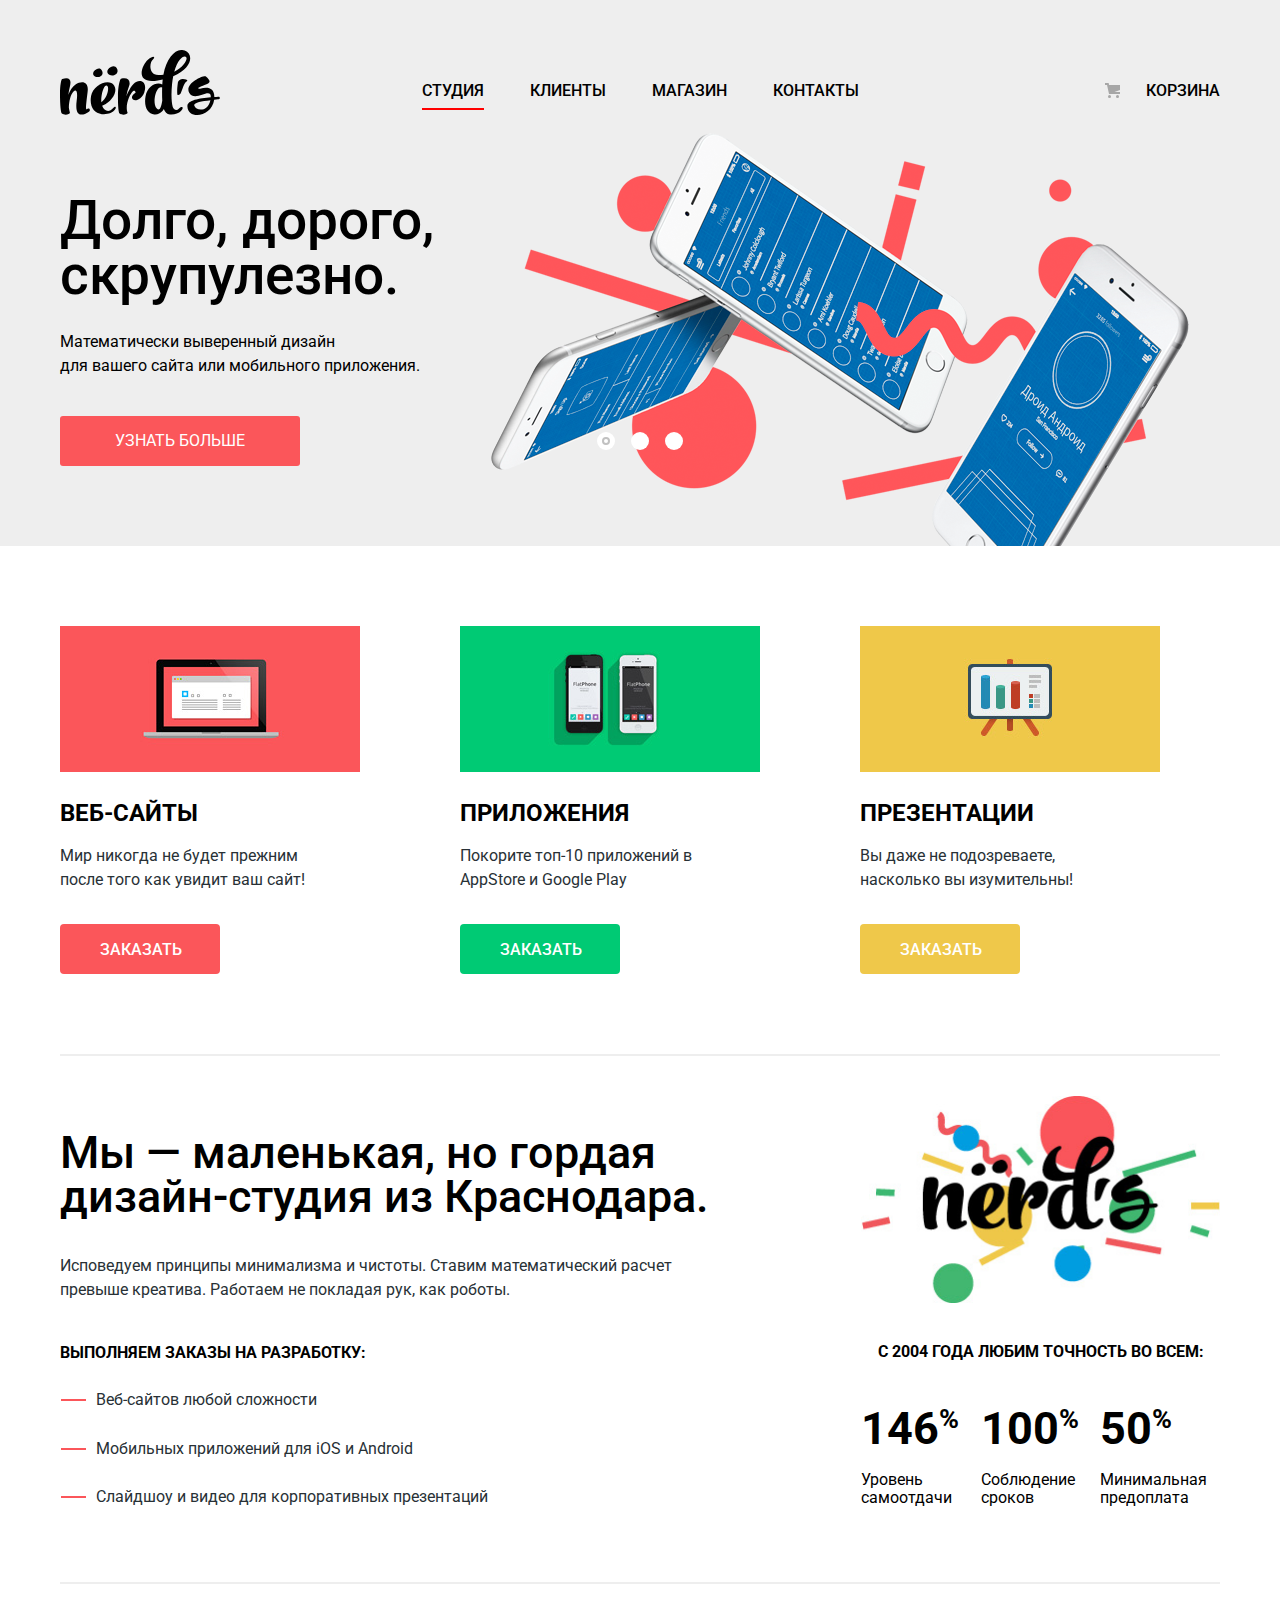
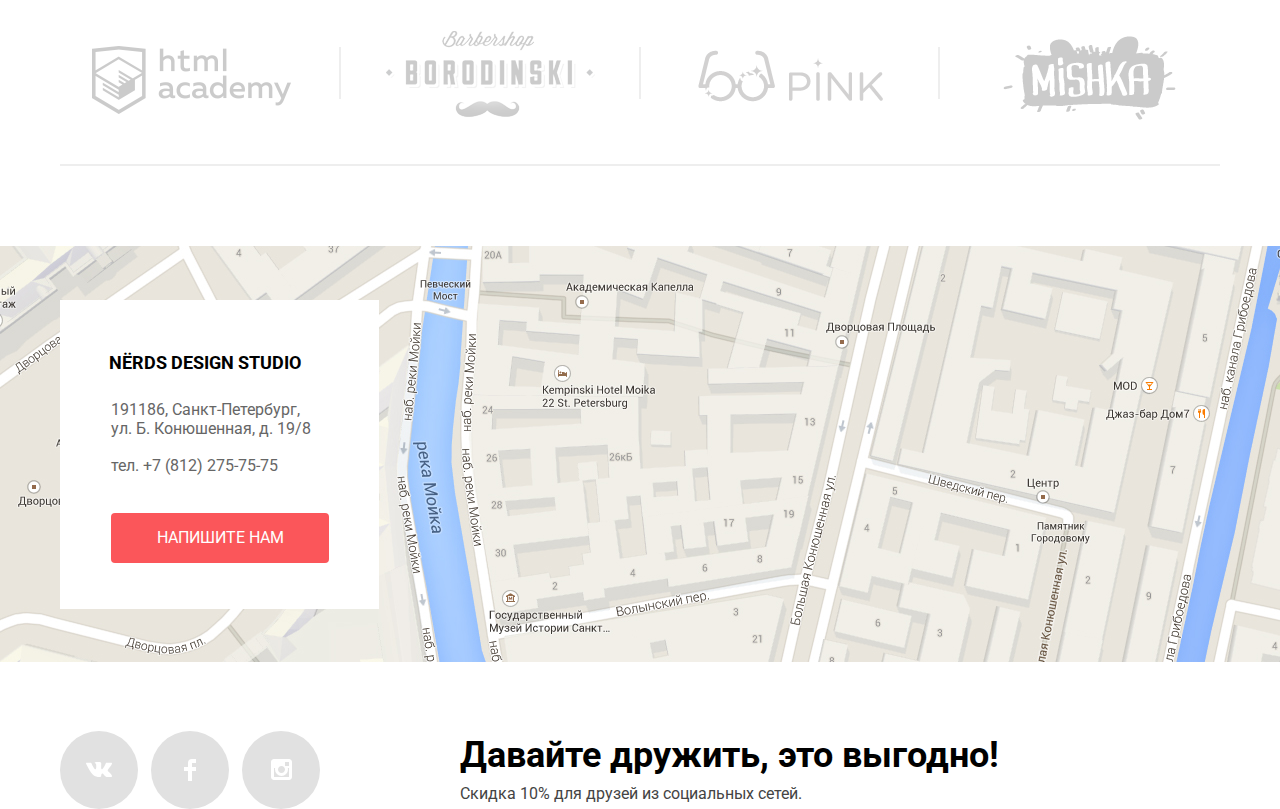
<file: index.html>
<!DOCTYPE html>
<html lang="ru">

<head>
    <meta charset="utf-8">
    <link href="https://fonts.googleapis.com/css?family=Roboto:400,500,700&amp;subset=cyrillic-ext" rel="stylesheet">
    <title>HTML Academy: Нёрдс Главная</title>
    <link type="text/css" href="css/normalize.css" rel="stylesheet" media="all" />
    <link type="text/css" href="css/style-min.css" rel="stylesheet" media="all" />
</head>

<body>
    <!-- Навигация с логотипом -->
    <div class="top-bg">
        <header class="main-header template">

            <div class="main-header-logo">
                <a class="site-logo">
                    <img src="img/nerds-logo.svg" width="160" height="65" alt="Логотип компании «Нёрдс»">
                </a>
            </div>

            <nav class="main-nav">
                <ul class="site-navigation">
                    <li class="nav-element site-navigation-current"><a href="index.html">Студия</a></li>
                    <li class="nav-element"><a href="clients.html">Клиенты</a></li>
                    <li class="nav-element"><a href="catalog.html">Магазин</a></li>
                    <li class="nav-element"><a href="contacts.html">Контакты</a></li>
                </ul>
            </nav>

            <div class="cart">
                <a href="#" class="cart-link">Корзина</a>
            </div>

        </header>

        <section class="slider template">
            <h2 class="visually-hidden">Преимущества</h2>
            <input class="visually-hidden" type="radio" id="product-1" name="toggle" checked>
            <input class="visually-hidden" type="radio" id="product-2" name="toggle">
            <input class="visually-hidden" type="radio" id="product-3" name="toggle">
            <div class="slider-controls">
                <label class="slider-controls-item slider-controls-item--1" for="product-1">Первый</label>
                <label class="slider-controls-item slider-controls-item--2" for="product-2">Второй</label>
                <label class="slider-controls-item slider-controls-item--3" for="product-3">Третий</label>
            </div>
            <ul class="slider-list">
                <li class="slider-item">
                    <h3>Долго, дорого,<br> скрупулезно.</h3>
                    <p>Математически выверенный дизайн<br> для вашего сайта или мобильного приложения.</p>
                    <a class="slider-item-button button" href="#">Узнать больше</a>
                </li>
                <li class="slider-item">
                    <h3>Любим математику как никто другой</h3>
                    <p>Никакого креатива, только математические формулы для расчета идеальных пропорций.</p>
                    <a class="slider-item-button button" href="#">Узнать больше</a>
                </li>
                <li class="slider-item">
                    <h3>Только ночь,<br> только хардкор</h3>
                    <p>Работать днем, как все? Мы против этого.<br> Ближе к полуночи работа только начинается.</p>
                    <a class="slider-item-button button" href="#">Узнать больше</a>
                </li>
            </ul>
        </section>
    </div>

    <main class="template">

        <ul class="services">
            <li class="service-item">
                <img src="img/illustration-1.jpg" width="300" height="146" alt="Веб-сайты">
                <h3>Веб-сайты</h3>
                <p>Мир никогда не будет прежним после того как увидит ваш сайт!</p>
                <a href="#" class="btn service-btn">Заказать</a>
            </li>
            <li class="service-item">
                <img src="img/illustration-2.jpg" width="300" height="146" alt="Приложения">
                <h3>Приложения</h3>
                <p>Покорите топ-10 приложений в AppStore и Google Play</p>
                <a href="#" class="btn service-btn green">Заказать</a>
            </li>
            <li class="service-item">
                <img src="img/illustration-3.jpg" width="300" height="146" alt="Презентации">
                <h3>Презентации</h3>
                <p>Вы даже не подозреваете, насколько вы изумительны!</p>
                <a href="#" class="btn service-btn yellow">Заказать</a>
            </li>
        </ul>

        <section class="about-us-main">
            <div class="about-us">
                <h2 class="visually-hidden">О нас</h2>
                <h2 class="about-us-slogan">
                    Мы — маленькая, но гордая дизайн-студия из Краснодара.
                </h2>
                <p class="about-us-para">
                    Исповедуем принципы минимализма и чистоты. Ставим математический расчет превыше креатива. Работаем не покладая рук, как роботы.
                </p>
                <h4 class="about-us-heading">
                    Выполняем заказы на разработку:
                </h4>
                <ul class="about-us-list">
                    <li class="about-us-element">
                        Веб-сайтов любой сложности
                    </li>
                    <li class="about-us-element">
                        Мобильных приложений для iOS и Android
                    </li>
                    <li class="about-us-element">
                        Слайдшоу и видео для корпоративных презентаций
                    </li>
                </ul>
            </div>

            <div class="about-us-info">
                <img class="about-us-logo" src="img/nerds-illustration.jpg" alt="Лого Nёрдс" width="360" height="208">
                <h4 class="about-us-heading stats-heading">
                    С 2004 года любим точность во всем:
                </h4>
                <div class="stats">
                    <div class="stats-column">
                        <p>Уровень самоотдачи</p>
                        <p class="number">146<span class="percent">%</span></p>
                    </div>

                    <div class="stats-column">
                        <p>Соблюдение сроков</p>
                        <p class="number">100<span class="percent">%</span></p>
                    </div>

                    <div class="stats-column">
                        <p>Минимальная предоплата</p>
                        <p class="number">50<span class="percent">%</span></p>
                    </div>
                </div>
            </div>
        </section>

        <section class="clients">
            <h2 class="visually-hidden">Наши клиенты</h2>
            <ul class="clients-list">
                <li class="clients-element">
                    <a class="clients-link client1" href="https://htmlacademy.ru/intensive/htmlcss">
                        <img class="clients-logo" src="img/logo-1.png" width="199" height="68" alt="HTML Academy">
                    </a>
                </li>
                <li class="clients-element">
                    <a class="clients-link client2" href="#">
                        <img class="clients-logo" src="img/logo-2.png" width="209" height="90" alt="Barbershop Borodinsky">
                    </a>
                </li>
                <li class="clients-element">
                    <a class="clients-link client3" href="#">
                        <img class="clients-logo" src="img/logo-3.png" width="185" height="52" alt="Pink App">
                    </a>
                </li>
                <li class="clients-element">
                    <a class="clients-link client4" href="#">
                        <img class="clients-logo" src="img/logo-4.png" width="173" height="84" alt="Mishka Handmade">
                    </a>
                </li>
            </ul>
        </section>
    </main>

    <section class="map-contacts">
        <div id="map" class="map"></div>
        <div class="template">
            <div class="info-map">
                <div class="contacts">
                    <h3>Nёrds Design Studio</h3>
                    <p>191186, Санкт-Петербург,
                        ул. Б. Конюшенная, д. 19/8
                    </p>
                    <a href="tel:+78122757575"> тел. +7 (812) 275-75-75</a>
                    <a href="form.html" class="map-btn btn">Напишите нам</a>
                </div>
            </div>
        </div>

    </section>
    <!-- Подвал с соцсетями и скидкой -->
    <footer class="page-footer template">
        <ul class="info soc-list">
            <li class="soc-item">
                <a class="social-button vk" href="#">
                    <span class="visually-hidden">Вконтакте</span>
                    <svg xmlns="http://www.w3.org/2000/svg" width="26" height="15" viewBox="0 0 26 15">
                        <path fill="#FFF" d="M16.138 11.51c.956-.309 2.18 2.04 3.483 2.939.978.681 1.727.534 1.727.534l3.473-.05s1.815-.112.957-1.554c-.071-.12-.503-1.069-2.585-3.022-2.177-2.043-1.882-1.712.739-5.244 1.597-2.153 2.236-3.468 2.036-4.028-.192-.539-1.365-.399-1.365-.399L20.69.713c-.381.001-.704.119-.851.515-.003.004-.621 1.666-1.445 3.079-1.741 2.989-2.436 3.148-2.724 2.961-.661-.433-.494-1.737-.494-2.664 0-2.897.432-4.105-.846-4.417-.427-.104-.739-.172-1.828-.182-1.392-.021-2.574 0-3.244.329-.445.223-.786.712-.579.74.26.035.843.16 1.155.586.401.552.389 1.789.389 1.789s.229 3.411-.54 3.834c-.528.29-1.25-.302-2.803-3.016-.793-1.388-1.392-2.922-1.392-2.922s-.116-.285-.326-.441c-.25-.185-.6-.244-.6-.244L.848.684S.29.7.085.946c-.182.218-.015.668-.015.668s2.909 6.881 6.203 10.347c3.02 3.182 6.452 2.971 6.452 2.971h1.555s.469-.054.709-.312c.224-.24.214-.691.214-.691s-.031-2.109.935-2.419z"/>
                    </svg>
                </a>
            </li>
            <li class="soc-item">
                <a class="social-button fb" href="#">
                    <span class="visually-hidden">Фейсбук</span>
                    <svg xmlns="http://www.w3.org/2000/svg" width="12" height="22" viewBox="0 0 12 22">
                        <path fill="#FFF" d="M12 4V0H8a4 4 0 0 0-4 4v4H0v4h4v10h4V12h4V8H8V4h4z"/>
                    </svg>
                </a>
            </li>
            <li class="soc-item">
                <a class="social-button inst" href="#">
                    <span class="visually-hidden">Инстаграм</span>
                    <svg xmlns="http://www.w3.org/2000/svg" width="21" height="21" viewBox="0 0 21 21">
                        <path fill="#FFF" d="M18 0H3C1.35 0 0 1.35 0 3v15c0 1.65 1.35 3 3 3h15c1.65 0 3-1.35 3-3V3c0-1.65-1.35-3-3-3zm-7.5 7c1.93 0 3.5 1.57 3.5 3.5S12.43 14 10.5 14 7 12.43 7 10.5 8.57 7 10.5 7zM18 18H3V9h1.181A6.504 6.504 0 0 0 4 10.5a6.5 6.5 0 1 0 13 0 6.45 6.45 0 0 0-.181-1.5H18v9zm0-11h-4V3h4v4z"/>
                    </svg>
                </a>
            </li>
        </ul>

        <div class="discount">
            <h2>Давайте дружить, это выгодно!</h2>
            <p>Скидка 10% для друзей из социальных сетей.</p>
        </div>
    </footer>

    <div class="popup-form-container">
        <form action="post" class="popup-form" novalidate>
            <fieldset class="popup-form-field">
                <legend class="popup-form-legend">Напишите нам</legend>

                <div class="form-input">
                    <div class="form-input-data">
                        <label for="name" class="text-input">Ваше имя:</label>
                        <input type="text" id="name" class="text-field" name="name" placeholder="Имя Фамилия" pattern="^[А-Яа-яЁё\s]+$">
                    </div>

                    <div class="form-input-data">
                        <label for="name" class="text-input">Ваш email:</label>
                        <input type="text" id="email" name="email" class="text-field" placeholder="email@example.com" pattern="[a-z0-9._%+-]+@[a-z0-9.-]+\.[a-z]{2,}$">
                    </div>
                </div>

                <div class="form-message">
                    <label for="message" class="text-input">Текст письма:</label>
                    <textarea id="message" class="text-field" name="message" placeholder="В свободной форме" rows="7"></textarea>
                </div>

                <div class="send-form">
                    <button type="submit" class="btn btn-form">Отправить</button>
                </div>

                <button type="button" class="close-cross">
                    <span class="visually-hidden">Скрыть форму </span>
                </button>
            </fieldset>
        </form>
    </div>
    <script src="https://api-maps.yandex.ru/2.1/?lang=ru_RU" type="text/javascript"></script>
    <script src="js/main-min.js"></script>
</body>

</html>
</file>
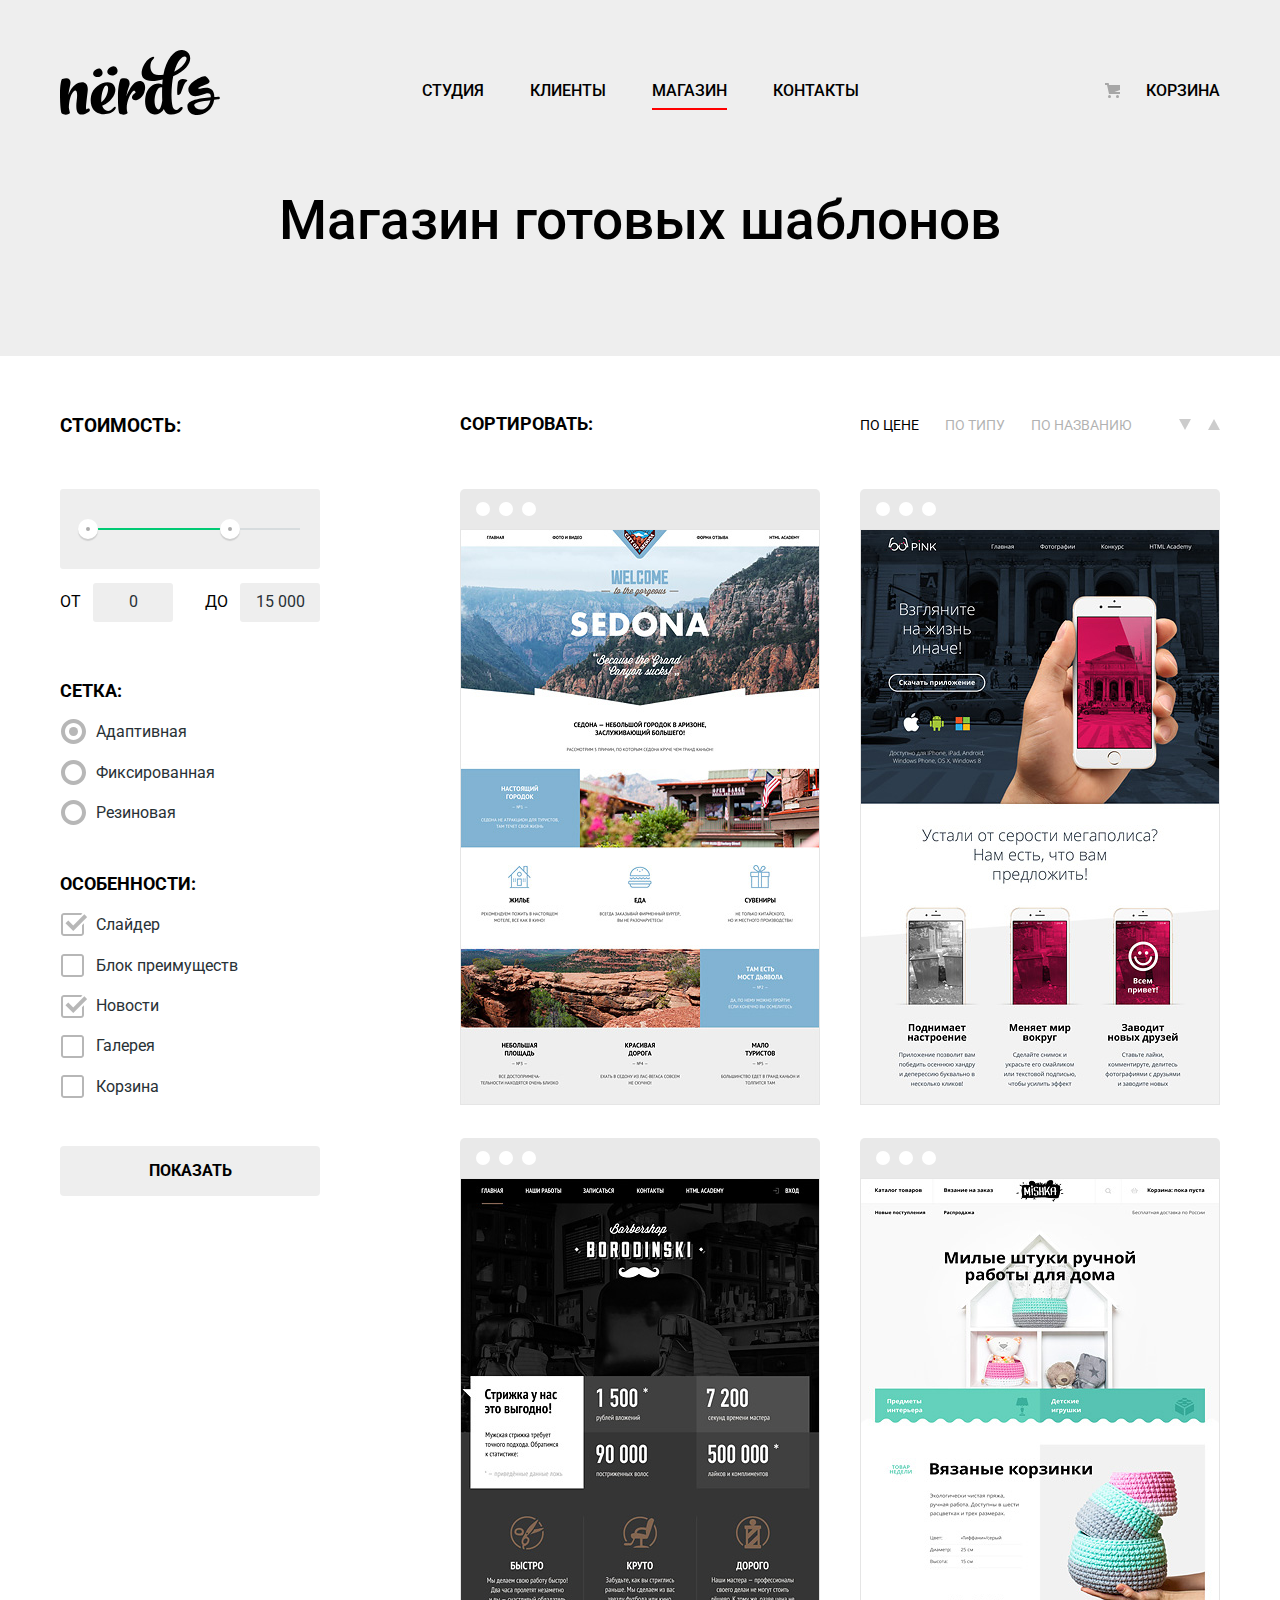
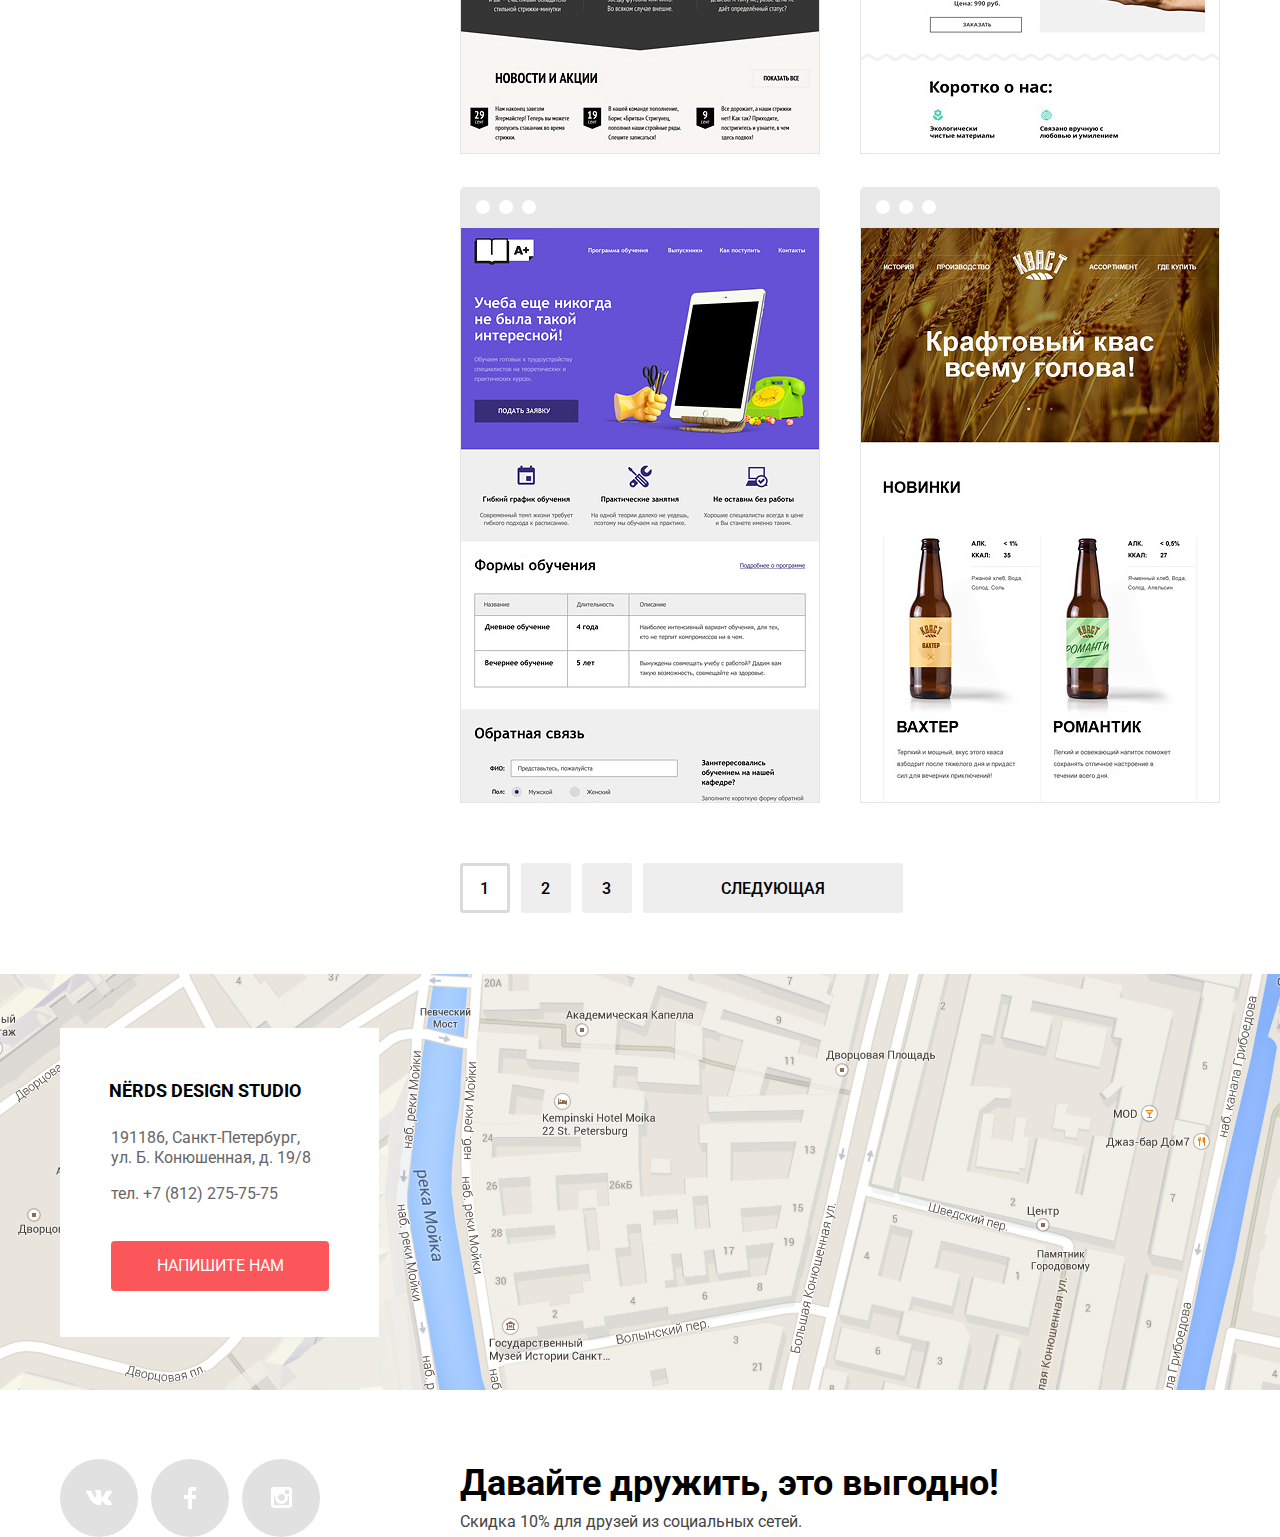
<file: catalog.html>
<!DOCTYPE html>
<html lang="ru">
    
<head>
    <meta charset="utf-8">
    <link href="https://fonts.googleapis.com/css?family=Roboto:400,500,700&amp;subset=cyrillic-ext" rel="stylesheet">
    <title>HTML Academy: Нёрдс Магазин</title>
    <link type="text/css" href="css/normalize.css" rel="stylesheet" media="all" />
    <link type="text/css" href="css/style-min.css" rel="stylesheet" media="all" />
</head>

<body>
    <!-- Навигация с логотипом -->
    <div class="top-bg">
        <header class="main-header template">

            <div class="main-header-logo">
                <a class="site-logo" href="index.html">
                    <img src="img/nerds-logo.svg" width="160" height="65" alt="Логотип компании «Нёрдс»">
                </a>
            </div>

            <nav class="main-nav">
                <ul class="site-navigation">
                    <li class="nav-element"><a href="index.html">Студия</a></li>
                    <li class="nav-element"><a href="clients.html">Клиенты</a></li>
                    <li class="nav-element site-navigation-current"><a href="catalog.html">Магазин</a></li>
                    <li class="nav-element"><a href="contacts.html">Контакты</a></li>
                </ul>
            </nav>

            <div class="cart">
                <a href="#" class="cart-link">Корзина</a>
            </div>
        </header>

        <div class="catalog-name template">
            <h1>Магазин готовых шаблонов</h1>
        </div>
    </div>

    <main class="template">
        <div class="catalog-grid">
            <section class="filters">
                <h2 class="visually-hidden">Фильтр товаров</h2>
                <form class="filter" method="get" action="https://echo.htmlacademy.ru">
                    <fieldset class="filter-item">
                        <legend>Стоимость:</legend>
                        <div class="range-filter">
                            <div class="range-controls">
                                <div class="scale">
                                    <div class="bar"></div>
                                </div>
                                <div class="toggle toggle-min"></div>
                                <div class="toggle toggle-max"></div>
                            </div>
                            <div class="price-controls">
                                <label class="min-price">от <input name="min-price" type="text" value="0"></label>
                                <label class="max-price">до <input name="max-price" type="text" value="15 000"></label>
                            </div>
                        </div>
                    </fieldset>
                    <fieldset class="filter-field">
                        <legend class="filter-legend">Сетка:</legend>
                        <ul class="filter-list">
                            <li class="filter-option">
                                <input class="visually-hidden filter-input filter-input-radio" type="radio" name="grid" value="adapt" id="filter-adapt" checked>
                                <label for="filter-adapt">Адаптивная</label>
                            </li>
                            <li class="filter-option">
                                <input class="visually-hidden filter-input filter-input-radio" type="radio" name="grid" value="fixed" id="filter-fixed">
                                <label for="filter-fixed">Фиксированная</label>
                            </li>
                            <li class="filter-option">
                                <input class="visually-hidden filter-input filter-input-radio" type="radio" name="grid" value="res" id="filter-res">
                                <label for="filter-res">Резиновая</label>
                            </li>
                        </ul>

                    </fieldset>
                    <fieldset class="filter-field">
                        <legend class="filter-legend">Особенности:</legend>
                        <ul class="filter-list">
                            <li class="filter-option">
                                <input class="visually-hidden filter-input filter-input-checkbox" type="checkbox" name="slider" id="filter-slider" checked>
                                <label for="filter-slider">Слайдер</label>
                            </li>
                            <li class="filter-option">
                                <input class="visually-hidden filter-input filter-input-checkbox" type="checkbox" name="advantage" id="filter-advatage">
                                <label for="filter-advatage">Блок преимуществ</label>
                            </li>
                            <li class="filter-option">
                                <input class="visually-hidden filter-input filter-input-checkbox filter-new" type="checkbox" name="news" id="filter-new" checked>
                                <label for="filter-new">Новости</label>
                            </li>
                            <li class="filter-option">
                                <input class="visually-hidden filter-input filter-input-checkbox filter-gallery" type="checkbox" name="gallery" id="filter-gallery">
                                <label for="filter-gallery">Галерея</label>
                            </li>
                            <li class="filter-option">
                                <input class="visually-hidden filter-input filter-input-checkbox" type="checkbox" name="cart" id="filter-cart">
                                <label for="filter-cart">Корзина</label>
                            </li>
                        </ul>
                    </fieldset>
                    <button type="submit" class="btn grey">
                        Показать
                    </button>
                </form>
            </section>

            <section class="catalog">
                <div class="sorting">
                    <h2 class="sorting-heading">Сортировать:</h2>
                    <ul class="sorting-list">
                        <li class="sorting-element">
                            <a href="#" class="sorting-link sorting-link-active">По цене</a>
                        </li>

                        <li class="sorting-element">
                            <a href="#" class="sorting-link">По типу</a>
                        </li>

                        <li class="sorting-element">
                            <a href="#" class="sorting-link">По названию</a>
                        </li>
                    </ul>

                    <ul class="sorting-arrows">
                        <li class="sorting-arrows-element">
                            <a href="#" class="down">
                                <span class="visually-hidden">По убыванию</span>
                            </a>
                        </li>

                        <li class="sorting-arrows-element">
                            <a href="#" class="up">
                                <span class="visually-hidden">По возрастанию</span>
                            </a>
                        </li>
                    </ul>
                </div>


                <ul class="catalog-list">
                    <li class="catalog-item">
                        <a href="catalog-item.html">
                            <img src="img/img-sedona.jpg" class="item-image" width="360" height="576" alt="Шаблон Sedona">
                        </a>
                        <div class="popup-info">
                            <h3 class="item-name"><a href="catalog-item.html">Sedona</a></h3>
                            <p class="sedona-para">Информационный сайт
                                для туристов</p>
                            <a href="#" class="btn info-btn">9 900 РУБ.</a>
                        </div>
                    </li>

                    <li class="catalog-item">
                        <a href="catalog-item.html">
                            <img src="img/img-pink.jpg" class="item-image" width="360" height="576" alt="Шаблон Pink App">
                        </a>
                        <div class="popup-info">
                            <h3 class="item-name"><a href="catalog-item.html">Pink App</a></h3>
                            <p class="pink-para">Продуктовый лендинг
                                приложения для iOS и Android</p>
                            <a href="#" class="btn info-btn">9 900 РУБ.</a>
                        </div>
                    </li>

                    <li class="catalog-item">
                        <a href="catalog-item.html">
                            <img src="img/img-barbershop.jpg" class="item-image" width="360" height="576" alt="Шаблон Barbershop">
                        </a>
                        <div class="popup-info fix-info">
                            <h3 class="item-name"><a href="catalog-item.html">Barbershop</a></h3>
                            <p class="barbershop-para">Сайт салона красоты.
                                Для мужчин, да.</p>
                            <a href="#" class="btn info-btn">9 900 РУБ.</a>
                        </div>
                    </li>

                    <li class="catalog-item">
                        <a href="catalog-item.html">
                            <img src="img/img-mishka.jpg" class="item-image" width="360" height="576" alt="Шаблон Mishka">
                        </a>
                        <div class="popup-info fix-info">
                            <h3 class="item-name"><a href="catalog-item.html">Mishka</a></h3>
                            <p class="mishka-para">Интернет-магазин
                                вязаных игрушек</p>
                            <a href="#" class="btn info-btn">9 900 РУБ.</a>
                        </div>
                    </li>

                    <li class="catalog-item">
                        <a href="catalog-item.html">
                            <img src="img/img-aplus.jpg" class="item-image" width="360" height="576" alt="Шаблон A Plus">
                        </a>
                        <div class="popup-info">
                            <h3 class="item-name"><a href="catalog-item.html">A Plus</a></h3>
                            <p class="aplus-para">Лендинг курсов повышения
                                квалификации</p>
                            <a href="#" class="btn info-btn">9 900 РУБ.</a>
                        </div>
                    </li>

                    <li class="catalog-item">
                        <a href="catalog-item.html">
                            <img src="img/img-kvast.jpg" class="item-image" width="360" height="576" alt="Шаблон Кваст">
                        </a>
                        <div class="popup-info">
                            <h3 class="item-name"><a href="catalog-item.html">Кваст</a></h3>
                            <p class="kvast-para">Промо-сайт производителя
                                крафтового кваса</p>
                            <a href="#" class="btn info-btn">9 900 РУБ.</a>
                        </div>
                    </li>
                </ul>

                <ul class="pages">
                    <li class="pages-element">
                        <a class="pages-link pages-current">1</a>
                    </li>

                    <li class="pages-element">
                        <a href="#" class="pages-link">2</a>
                    </li>

                    <li class="pages-element">
                        <a href="#" class="pages-link">3</a>
                    </li>

                    <li class="pages-element">
                        <a href="#" class="pages-link pages-next">Следующая</a>
                    </li>
                </ul>
            </section>
        </div>

    </main>

    <section class="map-contacts">
        <div id="map" class="map"></div>
        <div class="template">
            <div class="info-map">
                <div class="contacts">
                    <h3>Nёrds Design Studio</h3>
                    <p>191186, Санкт-Петербург,
                        ул. Б. Конюшенная, д. 19/8
                    </p>
                    <a href="tel:+78122757575"> тел. +7 (812) 275-75-75</a>
                    <a href="form.html" class="map-btn btn">Напишите нам</a>
                </div>
            </div>
        </div>
    </section>

    <!-- Подвал с соцсетями и скидкой -->
    <footer class="page-footer template">

        <ul class="info soc-list">
            <li class="soc-item">
                <a class="social-button vk" href="#">
                    <span class="visually-hidden">Вконтакте</span>
                    <svg xmlns="http://www.w3.org/2000/svg" width="26" height="15" viewBox="0 0 26 15">
                        <path fill="#FFF" d="M16.138 11.51c.956-.309 2.18 2.04 3.483 2.939.978.681 1.727.534 1.727.534l3.473-.05s1.815-.112.957-1.554c-.071-.12-.503-1.069-2.585-3.022-2.177-2.043-1.882-1.712.739-5.244 1.597-2.153 2.236-3.468 2.036-4.028-.192-.539-1.365-.399-1.365-.399L20.69.713c-.381.001-.704.119-.851.515-.003.004-.621 1.666-1.445 3.079-1.741 2.989-2.436 3.148-2.724 2.961-.661-.433-.494-1.737-.494-2.664 0-2.897.432-4.105-.846-4.417-.427-.104-.739-.172-1.828-.182-1.392-.021-2.574 0-3.244.329-.445.223-.786.712-.579.74.26.035.843.16 1.155.586.401.552.389 1.789.389 1.789s.229 3.411-.54 3.834c-.528.29-1.25-.302-2.803-3.016-.793-1.388-1.392-2.922-1.392-2.922s-.116-.285-.326-.441c-.25-.185-.6-.244-.6-.244L.848.684S.29.7.085.946c-.182.218-.015.668-.015.668s2.909 6.881 6.203 10.347c3.02 3.182 6.452 2.971 6.452 2.971h1.555s.469-.054.709-.312c.224-.24.214-.691.214-.691s-.031-2.109.935-2.419z" />
                    </svg>
                </a>
            </li>
            <li class="soc-item">
                <a class="social-button fb" href="#">
                    <span class="visually-hidden">Фейсбук</span>
                    <svg xmlns="http://www.w3.org/2000/svg" width="12" height="22" viewBox="0 0 12 22">
                        <path fill="#FFF" d="M12 4V0H8a4 4 0 0 0-4 4v4H0v4h4v10h4V12h4V8H8V4h4z" />
                    </svg>
                </a>
            </li>
            <li class="soc-item">
                <a class="social-button inst" href="#">
                    <span class="visually-hidden">Инстаграм</span>
                    <svg xmlns="http://www.w3.org/2000/svg" width="21" height="21" viewBox="0 0 21 21">
                        <path fill="#FFF" d="M18 0H3C1.35 0 0 1.35 0 3v15c0 1.65 1.35 3 3 3h15c1.65 0 3-1.35 3-3V3c0-1.65-1.35-3-3-3zm-7.5 7c1.93 0 3.5 1.57 3.5 3.5S12.43 14 10.5 14 7 12.43 7 10.5 8.57 7 10.5 7zM18 18H3V9h1.181A6.504 6.504 0 0 0 4 10.5a6.5 6.5 0 1 0 13 0 6.45 6.45 0 0 0-.181-1.5H18v9zm0-11h-4V3h4v4z" />
                    </svg>
                </a>
            </li>
        </ul>

        <div class="discount">
            <h2>Давайте дружить, это выгодно!</h2>
            <p>Скидка 10% для друзей из социальных сетей.</p>
        </div>
    </footer>

    <div class="popup-form-container">
        <form action="post" class="popup-form" novalidate>
            <fieldset class="popup-form-field">
                <legend class="popup-form-legend">Напишите нам</legend>

                <div class="form-input">
                    <div class="form-input-data">
                        <label for="name" class="text-input">Ваше имя:</label>
                        <input type="text" id="name" class="text-field" name="name" placeholder="Имя Фамилия" pattern="^[А-Яа-яЁё\s]+$">
                    </div>

                    <div class="form-input-data">
                        <label for="name" class="text-input">Ваш email:</label>
                        <input type="text" id="email" name="email" class="text-field" placeholder="email@example.com" pattern="[a-z0-9._%+-]+@[a-z0-9.-]+\.[a-z]{2,}$">
                    </div>
                </div>

                <div class="form-message">
                    <label for="message" class="text-input">Текст письма:</label>
                    <textarea id="message" class="text-field" name="message" placeholder="В свободной форме" rows="7"></textarea>
                </div>

                <div class="send-form">
                    <button type="submit" class="btn btn-form">Отправить</button>
                </div>


                <button type="button" class="close-cross">
                    <span class="visually-hidden">Скрыть форму </span>
                </button>
            </fieldset>
        </form>
    </div>
    <script src="https://api-maps.yandex.ru/2.1/?lang=ru_RU" type="text/javascript"></script>
    <script src="js/main-min.js"></script>
</body>  
</html>
</file>
<file: css/style-min.css>
html,body{height:100%}body{margin:0;padding:0;font-family:"Roboto","Arial",sans-serif}a{color:inherit}img{max-width:100%;height:auto}.template{width:1160px;margin-left:auto;margin-right:auto;padding-left:20px;padding-right:20px}.visually-hidden{border:0;clip:rect(0 0 0 0);height:1px;margin:-1px;overflow:hidden;padding:0;position:absolute;white-space:nowrap;width:1px}.top-bg{padding-top:50px;background-color:#eee;min-width:1200px}.main-header{display:-webkit-box;display:-ms-flexbox;display:flex;margin-bottom:-14px;-webkit-box-align:center;-ms-flex-align:center;align-items:center}.main-header-logo{width:160px}.site-logo:hover{opacity:.8}.site-logo:active{opacity:.4}.main-nav{margin-left:179px;margin-top:16px}.site-navigation{display:-webkit-box;display:-ms-flexbox;display:flex;-ms-flex-wrap:wrap;flex-wrap:wrap;list-style-type:none;margin:0;padding:0}.nav-element{margin-left:23px;margin-right:23px;text-decoration:none}.cart{margin-left:auto;line-height:30px;margin-top:12px}.cart-link::before{position:absolute;content:url(../img/cart.svg);right:100px;top:65%;-webkit-transform:translateY(-50%);-ms-transform:translateY(-50%);transform:translateY(-50%)}.nav-element a{font-size:16px;line-height:30px;text-transform:uppercase;text-decoration:none;-webkit-transition:opacity 150ms,color 150ms;-o-transition:opacity 150ms,color 150ms;transition:opacity 150ms,color 150ms;color:black;font-weight:500;display:inline-block;vertical-align:top}.site-navigation-current{padding-bottom:2px;border-bottom:2px solid red}.nav-element a[href]:hover,.nav-element a[href]:focus{color:#fb565a}.nav-element a[href]:active{color:gray}.cart-link{position:relative;font-family:"Roboto","Arial",sans-serif;font-size:16px;text-transform:uppercase;text-decoration:none;-webkit-transition:opacity 250ms,color 250ms;-o-transition:opacity 250ms,color 250ms;transition:opacity 250ms,color 250ms;font-weight:500}.cart-link[href]:hover,.cart-link[href]:focus{color:#fb565a}.cart-link[href]:active{color:gray;opacity:.3}.slider{position:relative;background-color:#eee}.slider-controls{position:absolute;left:50%;bottom:104px;z-index:100;width:160px;height:18px;text-align:center;font-size:0;-webkit-transform:translateX(-50%);-ms-transform:translateX(-50%);transform:translateX(-50%)}.slider-controls label{position:relative;display:inline-block;vertical-align:top;width:18px;height:18px;padding:8px;border-radius:50%;cursor:pointer}.slider-controls label::after{content:"";position:absolute;top:8px;left:8px;z-index:1;width:18px;height:18px;background:#fff;border-radius:50%}.slider-list{padding-left:0;list-style:none}.slider-item{display:none;padding:72px 0 80px 0}.slider-item:nth-child(1){background-image:url(../img/slide1.png);background-repeat:no-repeat;background-position:93.2% 12px}.slider-item:nth-child(2){background-image:url(../img/slide2.png);background-repeat:no-repeat;background-position:100% 0}.slider-item:nth-child(3){background-image:url(../img/slide3.png);background-repeat:no-repeat;background-position:100% 20px}#product-1:checked~.slider-list .slider-item:nth-child(1){display:block}#product-2:checked~.slider-list .slider-item:nth-child(2){display:block}#product-3:checked~.slider-list .slider-item:nth-child(3){display:block}#product-1:checked~.slider-controls .slider-controls-item--1::before,#product-2:checked~.slider-controls .slider-controls-item--2::before,#product-3:checked~.slider-controls .slider-controls-item--3::before{content:"";position:absolute;left:50%;top:50%;z-index:2;width:4px;height:4px;margin:-4px;background-color:inherit;border:2px solid #c1c1c1;border-radius:50%}.slider-item h3{max-width:600px;margin:0;margin-bottom:27px;font-size:55px;line-height:55px;font-weight:500}.slider-item p{max-width:430px;margin:0;margin-bottom:38px;font-size:16px;line-height:24px}.button{display:block;width:240px;padding:16px 0;font-size:16px;line-height:18px;color:#fff;text-transform:uppercase;text-align:center;text-decoration:none;background-color:#fb565a;border-radius:3px;border:none}.button:hover,.button:focus{background-color:#e74246}.button:active{background-color:#d7373b;color:rgba(255,255,255,.3);-webkit-box-shadow:0 3px rgba(0,0,0,.1) inset;box-shadow:0 3px rgba(0,0,0,.1) inset}.services{display:-webkit-box;display:-ms-flexbox;display:flex;-webkit-box-pack:justify;-ms-flex-pack:justify;justify-content:space-between;margin-top:80px;margin-bottom:40px;padding:0;padding-bottom:20px;padding-right:60px;border-bottom:2px solid #eee;-webkit-box-sizing:border-box;box-sizing:border-box;-ms-flex-wrap:wrap;flex-wrap:wrap;list-style-type:none}.clear-ie{width:100%;overflow:hidden}.service-item{width:300px;margin-bottom:60px}.service-item h3{margin:0;margin-top:18px;margin-bottom:13px;font-size:24px;line-height:36px;text-transform:uppercase}.service-item p{width:260px;margin:0;margin-bottom:32px;color:#283136;font-size:16px;line-height:24px}.btn{display:inline-block;vertical-align:top;padding:16px 40px;font-family:"Roboto","Arial",sans-serif;font-size:16px;line-height:18px;text-align:center;text-decoration:none;text-transform:uppercase;border:none;border-radius:4px;color:#fff;background-color:#fb565a;-webkit-transition:background-color 250ms;-o-transition:background-color 250ms;transition:background-color 250ms;outline:none;cursor:pointer}.service-btn{-webkit-box-sizing:border-box;box-sizing:border-box;height:50px;width:160px;padding-top:17px;font-weight:500}.btn:hover{background-color:#e74246}.btn:focus{-webkit-box-shadow:inset 0 3px 0 0 rgba(0,1,1,.1);box-shadow:inset 0 3px 0 0 rgba(0,1,1,.1);background-color:#d7373b;color:rgba(255,255,255,.3)}.green{background-color:#00ca74}.green:hover{background-color:#00bc6c}.green:focus{-webkit-box-shadow:inset 0 3px 0 0 rgba(0,1,1,.1);box-shadow:inset 0 3px 0 0 rgba(0,1,1,.1);background-color:#00aa62;color:rgba(255,255,255,.3)}.yellow{background-color:#efc84a}.yellow:hover{background-color:#eab534}.yellow:focus{-webkit-box-shadow:inset 0 3px 0 0 rgba(0,1,1,.1);box-shadow:inset 0 3px 0 0 rgba(0,1,1,.1);background-color:#e5a722;color:rgba(255,255,255,.3)}.about-us-main{display:-webkit-box;display:-ms-flexbox;display:flex;-webkit-box-pack:justify;-ms-flex-pack:justify;justify-content:space-between;margin-bottom:47px;padding-bottom:70px;border-bottom:2px solid #eee}.about-us{width:760px}.about-us-slogan{margin:0;margin-bottom:35px;padding-top:35px;font-size:45px;line-height:44px;font-weight:500}.about-us-para{width:616px;margin-top:0;margin-bottom:42px;color:#283136;font-size:16px;line-height:24px}.about-us-heading{margin:0;margin-bottom:29px;font-weight:700;text-transform:uppercase}.stats-heading{text-align:center}.about-us-list{margin:0;padding:0;list-style-type:none}.about-us-element{position:relative;margin-bottom:30px;padding-left:36px;color:#283136}.about-us-element:last-of-type{margin-bottom:0}.about-us-element::before{content:"";position:absolute;top:45%;left:1px;width:25px;height:2px;background-color:#fb565a}.about-us-info{width:380px;-webkit-box-sizing:border-box;box-sizing:border-box;padding-left:21px}.about-us-logo{display:block;margin-bottom:40px}.stats{display:-webkit-box;display:-ms-flexbox;display:flex;margin-top:39px}.stats-column{display:-webkit-box;display:-ms-flexbox;display:flex;-webkit-box-orient:vertical;-webkit-box-direction:normal;-ms-flex-direction:column;flex-direction:column;-webkit-box-align:start;-ms-flex-align:start;align-items:flex-start;margin-right:10px}.about-us__col:last-of-type{margin-right:0}.stats-column p{-webkit-box-ordinal-group:2;-ms-flex-order:1;order:1;max-width:110px;height:25px;line-height:18px;font-size:16px}.stats-column .number{position:relative;-webkit-box-ordinal-group:1;-ms-flex-order:0;order:0;font-size:45px;line-height:45px;font-weight:700;margin:0;margin-top:5px;margin-bottom:24px}.stats-column .percent{vertical-align:super;font-size:.6em;line-height:0}.clients-list{display:-webkit-box;display:-ms-flexbox;display:flex;-ms-flex-wrap:wrap;flex-wrap:wrap;-webkit-box-pack:justify;-ms-flex-pack:justify;justify-content:space-between;margin:0;margin-bottom:5px;padding:auto;padding-bottom:34px;list-style-type:none}.clients-element{position:relative;margin-right:0}.clients-element:not(:last-of-type)::after{content:"";position:absolute;width:2px;height:52px;right:-20px;top:45%;-webkit-transform:translateY(-50%);-ms-transform:translateY(-50%);transform:translateY(-50%);background-color:#eee}.clients-link{display:-webkit-box;display:-ms-flexbox;display:flex;-webkit-box-orient:vertical;-webkit-box-direction:normal;-ms-flex-direction:column;flex-direction:column;-webkit-box-pack:center;-ms-flex-pack:center;justify-content:center;-webkit-box-align:center;-ms-flex-align:center;align-items:center;width:260px;margin-left:-39px;height:90px;opacity:.2;-webkit-transition:opacity 200ms;-o-transition:opacity 200ms;transition:opacity 200ms}.client1{padding-top:4px}.client4{padding-top:2px}.clients-link:hover{opacity:1}.clients-link:active{opacity:.1}.clients{border-bottom:2px solid #eee;padding-left:0;margin-bottom:55px}.map-contacts{background:url(../img/map.jpg) no-repeat 50% 50%;padding:25px 0;position:relative;min-height:416px}.map{width:100%;height:416px;border:none;position:absolute}.info-map{width:230px;background-color:#fff;padding-top:35px;padding-bottom:46px;padding-left:44px;padding-right:45px;margin-top:54px;position:absolute}.info-map a{text-decoration:none;margin-left:2px}.info-map h3{text-transform:uppercase;font-size:18px;margin-bottom:27px;color:black}.map-btn{margin-top:38px;padding:16px 0;width:218px}.info-map p{max-width:205px;line-height:1.2;margin-left:2px;color:#666;padding-bottom:2px}.contacts{margin-left:5px;color:#666}.page-footer{display:-webkit-box;display:-ms-flexbox;display:flex;-webkit-box-align:start;-ms-flex-align:start;align-items:flex-start;margin-top:44px;margin-bottom:78px}.info{margin-right:50px;-webkit-box-flex:1;-ms-flex:1 0 auto;flex:1 0 auto;min-width:360px;max-width:560px}.discount{width:760px}.discount h2{margin:0;padding:0;margin-bottom:4px;font-size:36px;line-height:48px}.discount p{margin:0;padding:0;font-size:16px;line-height:22px;color:#444}.soc-list{display:-webkit-box;display:-ms-flexbox;display:flex;-ms-flex-wrap:wrap;flex-wrap:wrap;padding-left:0;margin:0;margin-left:0;list-style-type:none}.soc-item{margin:0}.soc-item:not(:last-of-type){margin-right:13px}.social-button{display:-webkit-box;display:-ms-flexbox;display:flex;-webkit-box-align:center;-ms-flex-align:center;align-items:center;-webkit-box-pack:center;-ms-flex-pack:center;justify-content:center;border-radius:50%;width:78px;height:78px;background-color:#e1e1e1}.social-button:active svg{opacity:.3}.social-button:hover{background-color:#e74246}.social-button:focus{-webkit-box-shadow:inset 0 3px 0 0 rgba(0,1,1,.1);box-shadow:inset 0 3px 0 0 rgba(0,1,1,.1);background-color:#d7373b}.social-button:active{background-color:#d7373b;-webkit-box-shadow:inset 0 3px 0 0 rgba(0,1,1,.1);box-shadow:inset 0 3px 0 0 rgba(0,1,1,.1)}.popup-form-container{position:fixed;width:960px;background-color:#fff;-webkit-box-shadow:-45px 0 45px -40px rgba(0,0,0,.65),45px 0 45px -40px rgba(0,0,0,.65),0 14px 30px 2px rgba(0,0,0,.2);box-shadow:-45px 0 45px -40px rgba(0,0,0,.65),45px 0 45px -40px rgba(0,0,0,.65),0 14px 30px 2px rgba(0,0,0,.2);top:50%;left:50%;-webkit-transform:translate(-50%,-50%);-ms-transform:translate(-50%,-50%);transform:translate(-50%,-50%)}@-webkit-keyframes popup-open{0%{-webkit-transform:translate(-50%,100%);transform:translate(-50%,100%)}50%{-webkit-transform:translate(-50%,-65%);transform:translate(-50%,-65%)}100%{-webkit-transform:translate(-50%,-50%);transform:translate(-50%,-50%)}}@keyframes popup-open{0%{-webkit-transform:translate(-50%,100%);transform:translate(-50%,100%)}50%{-webkit-transform:translate(-50%,-65%);transform:translate(-50%,-65%)}100%{-webkit-transform:translate(-50%,-50%);transform:translate(-50%,-50%)}}.popup-form-container{display:none}.show{display:block;-webkit-animation:popup-open 750ms ease;animation:popup-open 750ms ease}.modal-error{-webkit-animation:shake 0.8s ease;animation:shake 0.8s ease}@-webkit-keyframes shake{0%,100%{-webkit-transform:translate(-50%,-50%);transform:translate(-50%,-50%)}10%,30%,50%,70%,90%{-webkit-transform:translate(-45%,-50%);transform:translate(-45%,-50%)}20%,40%,60%,80%{-webkit-transform:translate(-55%,-50%);transform:translate(-55%,-50%)}}@keyframes shake{0%,100%{-webkit-transform:translate(-50%,-50%);transform:translate(-50%,-50%)}10%,30%,50%,70%,90%{-webkit-transform:translate(-45%,-50%);transform:translate(-45%,-50%)}20%,40%,60%,80%{-webkit-transform:translate(-55%,-50%);transform:translate(-55%,-50%)}}.popup-form-legend{float:left;margin:0;margin-bottom:47px;font-size:45px;line-height:1;font-weight:700}.popup-form-field{width:760px;margin:0 auto;padding:70px 0 45px;border:none}.form-input{display:-webkit-box;display:-ms-flexbox;display:flex;margin-bottom:25px;-ms-flex-wrap:wrap;flex-wrap:wrap;-webkit-box-pack:justify;-ms-flex-pack:justify;justify-content:space-between;clear:both}.form-input-data{display:-webkit-box;display:-ms-flexbox;display:flex;-webkit-box-orient:vertical;-webkit-box-direction:normal;-ms-flex-direction:column;flex-direction:column;width:360px}.form-input-data:hover{border-color:red}.form-message{width:760px;margin-bottom:40px}.text-input{font-size:16px;line-height:18px;font-weight:700;letter-spacing:normal}.text-field{display:block;width:100%;-webkit-box-sizing:border-box;box-sizing:border-box;margin:0;margin-top:10px;padding:14px;border:2px solid rgba(68,68,68,.2);border-radius:3px;font-family:inherit;font-size:16px;line-height:18px;color:#444;background-color:transparent;resize:none;outline:none}.text-field:hover{border-color:#b4b9bb}.text-field:focus::-webkit-input-placeholder,.text-field:focus{border-color:#000;color:#000}.text-field:focus:-ms-input-placeholder,.text-field:focus{border-color:#000;color:#000}.text-field:focus::-ms-input-placeholder,.text-field:focus{border-color:#000;color:#000}.text-field:focus::placeholder,.text-field:focus{border-color:#000;color:#000}.text-field:invalid{border-color:#e74246;color:#e74246}.btn-form{width:260px}.close-cross{position:absolute;width:21px;height:21px;font-size:0;background-color:transparent;border:0;cursor:pointer;top:80px;right:90px;opacity:.3}.close-cross:hover{opacity:1}.close-cross:active{opacity:.1}.close-cross::before,.close-cross::after{content:"";top:9px;right:-4px;position:absolute;width:29px;height:4px;background-color:red}.close-cross::before{-webkit-transform:rotate(45deg);-ms-transform:rotate(45deg);transform:rotate(45deg)}.close-cross::after{-webkit-transform:rotate(-45deg);-ms-transform:rotate(-45deg);transform:rotate(-45deg)}.catalog-grid{display:-webkit-box;display:-ms-flexbox;display:flex;-webkit-box-pack:justify;-ms-flex-pack:justify;justify-content:space-between;margin-top:40px}.catalog-name{margin-left:auto;margin-right:auto;padding-bottom:67px;padding-top:33px;margin-bottom:30px;margin-top:14px}.catalog-name h1{font-size:55px;font-weight:500;text-align:center}.filter-item{padding:0;margin:0;border:none;width:260px;margin-bottom:59px}.range-filter{width:260px;margin-top:51px}.filter-item legend{font-size:19px;line-height:25px;text-transform:uppercase;font-weight:700}.range-controls{position:relative;height:41px;margin-bottom:14px;padding-top:39px;padding-right:20px;padding-left:20px;background-color:#eee;border-radius:3px}.range-controls .scale{height:2px;background:#d7dcde}.range-controls .bar{width:70%;height:2px;background:#00ca74}.range-controls .toggle{position:absolute;top:30px;left:0;width:4px;height:4px;padding:0;border:8px solid #fff;background-color:#ababab;-webkit-box-shadow:0 2px 1px 0 #cfcfcf;box-shadow:0 2px 1px 0 #cfcfcf;border-radius:50%;cursor:pointer}.range-controls .toggle-min{left:18px}.range-controls .toggle-max{left:160px}.price-controls{font-size:0}.price-controls label{display:inline-block;vertical-align:top;width:50%;font-size:16px;text-transform:uppercase}.price-controls input{width:60px;padding:10px 10px;margin-left:8px;font-family:Roboto,Arial,sans-serif;font-size:16px;text-align:center;color:#283136;border:none;border-radius:3px;background:#eee}.max-price{text-align:right}.filters{padding-top:17px}.filter{margin:0;padding:0}.filter-list{font-size:16px;padding-left:36px;margin-top:9px;list-style-type:none;color:#283136;margin-bottom:51px}.filter-list li{margin-bottom:22px}.filter-field{padding:0;border:none;margin:0}.filter-legend{padding-bottom:13px;text-transform:uppercase;font-size:18px;font-weight:700}.slider-legend{font-size:28px}.filter-option label{position:relative;display:block;cursor:pointer;-webkit-user-select:none;-moz-user-select:none;-ms-user-select:none;user-select:none}.filter-input-checkbox + label::before{content:"";opacity:.4;position:absolute;left:-35px;top:-3px;width:26px;height:23px;background-image:url(../img/checkbox-off.svg);background-repeat:no-repeat;background-position:0 0}.filter-input-checkbox:checked + label::before{content:"";opacity:.4;position:absolute;top:-3px;left:-35px;width:26px;height:23px;background-image:url(../img/checkbox-on.svg);background-repeat:no-repeat;background-position:0 0}.filter-input-checkbox:checked + label:hover::before,.filter-input-checkbox:checked + label:focus::before{content:"";position:absolute;top:-3px;left:-35px;width:26px;height:23px;background-image:url(../img/checkbox-on.svg);background-repeat:no-repeat;background-position:0 0;opacity:1}.filter-input-checkbox + label:hover::before{content:"";position:absolute;top:-3px;left:-35px;width:26px;height:23px;background-image:url(../img/checkbox-off.svg);background-repeat:no-repeat;background-position:0 0;opacity:1}.filter-new + label::before{content:"";opacity:.4;position:absolute;left:-35px;top:-2px;width:26px;height:23px;background-image:url(../img/checkbox-off.svg);background-repeat:no-repeat;background-position:0 0}.filter-new:checked + label::before{content:"";opacity:.4;position:absolute;top:-2px;left:-35px;width:26px;height:23px;background-image:url(../img/checkbox-on.svg);background-repeat:no-repeat;background-position:0 0}.filter-new:checked + label:hover::before{content:"";position:absolute;top:-2px;left:-35px;width:26px;height:23px;background-image:url(../img/checkbox-on.svg);background-repeat:no-repeat;background-position:0 0;opacity:1}.filter-new + label:hover::before{content:"";position:absolute;top:-2px;left:-35px;width:26px;height:23px;background-image:url(../img/checkbox-off.svg);background-repeat:no-repeat;background-position:0 0;opacity:1}.filter-gallery + label::before{content:"";opacity:.4;position:absolute;left:-35px;top:-2px;width:26px;height:23px;background-image:url(../img/checkbox-off.svg);background-repeat:no-repeat;background-position:0 0}.filter-gallery:checked + label::before{content:"";opacity:.4;position:absolute;top:-2px;left:-35px;width:26px;height:23px;background-image:url(../img/checkbox-on.svg);background-repeat:no-repeat;background-position:0 0}.filter-gallery:checked + label:hover::before{content:"";position:absolute;top:-2px;left:-35px;width:26px;height:23px;background-image:url(../img/checkbox-on.svg);background-repeat:no-repeat;background-position:0 0;opacity:1}.filter-gallery + label:hover::before{content:"";position:absolute;top:-2px;left:-35px;width:26px;height:23px;background-image:url(../img/checkbox-off.svg);background-repeat:no-repeat;background-position:0 0;opacity:1}.filter-input-radio:checked + label::before{content:"";opacity:.4;position:absolute;top:-4px;left:-35px;width:25px;height:25px;background-image:url(../img/radio-on.svg);background-repeat:no-repeat;background-position:0 0}.filter-input-radio + label::before{content:"";opacity:.4;position:absolute;top:-4px;left:-35px;width:25px;height:25px;background-image:url(../img/radio-off.svg);background-repeat:no-repeat;background-position:0 0}.filter-input-radio:checked + label:hover::before{content:"";position:absolute;top:-4px;left:-35px;width:25px;height:25px;background-image:url(../img/radio-on.svg);background-repeat:no-repeat;background-position:0 0;opacity:1}.filter-input-radio + label:hover::before{content:"";position:absolute;top:-4px;left:-35px;width:25px;height:25px;background-image:url(../img/radio-off.svg);background-repeat:no-repeat;background-position:0 0;opacity:1}.filter-input-radio:disabled + label,.filter-input-checkbox:disabled + label{opacity:.3}.filter-input-radio:disabled + label:hover::before,.filter-input-checkbox:disabled + label:hover::before{opacity:.3}.filter-input-radio:focus + label::before,.filter-input-checkbox:focus + label::before{opacity:1}.grey{width:260px;height:50px;background-color:#eee;color:black;font-weight:700;margin-left:0;margin-top:-1px}.grey:hover{background-color:#dfdfdf}.grey:focus{-webkit-box-shadow:inset 0 3px 0 0 rgba(0,1,1,.1);box-shadow:inset 0 3px 0 0 rgba(0,1,1,.1);background-color:#d5d5d5;color:rgba(0,0,0,.3)}.catalog{width:760px;margin-bottom:8px}.sorting{display:-webkit-box;display:-ms-flexbox;display:flex;-ms-flex-wrap:wrap;flex-wrap:wrap;-webkit-box-align:center;-ms-flex-align:center;align-items:center;padding-top:9px;margin-bottom:45px}.sorting-heading{min-width:200px;margin:0;margin-right:auto;text-transform:uppercase;font-size:18px}.sorting-list{display:-webkit-box;display:-ms-flexbox;display:flex;-ms-flex-wrap:wrap;flex-wrap:wrap;margin-top:0;margin-bottom:0;list-style-type:none}.sorting-element{margin-right:26px}.sorting-link{padding:14px 0;font-size:14px;line-height:18px;text-transform:uppercase;text-decoration:none;opacity:.3;-webkit-transition:opacity 150ms;-o-transition:opacity 150ms;transition:opacity 150ms}.sorting-link:hover,.sorting-link:focus{opacity:.6}.sorting-link:active,.sorting-link-active{opacity:1}.sorting-arrows{list-style-type:none;display:-webkit-box;display:-ms-flexbox;display:flex;margin:0;padding:0}.sorting-arrows a{position:relative;display:inline-block;vertical-align:top;padding:14px 10px;width:11px;height:11px;text-decoration:none;opacity:.2}.sorting-arrows a::before{position:absolute;content:"";width:0;height:0;border-style:solid}.up::before{border-width:0 6px 11px 6px;border-color:transparent transparent #000 transparent;margin-left:9px}.down::before{width:0;height:0;border-style:solid;border-width:11px 6px 0 6px;border-color:#000 transparent transparent transparent;margin-left:11px}.sorting-arrows a:hover{opacity:.5}.sorting-arrows a:focus,.sorting-arrows a:active{opacity:1}.catalog-list{display:-webkit-box;display:-ms-flexbox;display:flex;-ms-flex-wrap:wrap;flex-wrap:wrap;-webkit-box-pack:justify;-ms-flex-pack:justify;justify-content:space-between;margin-bottom:28px;list-style-type:none;width:760px;padding:0}.catalog-item{position:relative;width:360px;margin-bottom:33px;-webkit-transition:-webkit-box-shadow 150ms ease-in;transition:-webkit-box-shadow 150ms ease-in;-o-transition:box-shadow 150ms ease-in;transition:box-shadow 150ms ease-in;transition:box-shadow 150ms ease-in,-webkit-box-shadow 150ms ease-in;padding-top:40px}.catalog-item:only-of-type{margin-bottom:0}.catalog-item:hover,.catalog-item:focus{-webkit-box-shadow:0 6px 15px 0 rgba(0,1,1,.25);box-shadow:0 6px 15px 0 rgba(0,1,1,.25)}.catalog-item::before{content:"";position:absolute;width:100%;height:40px;top:0;border-radius:5px 5px 0 0;background:#e9e9e9 url(../img/decor.svg);-webkit-transition:opacity 100ms ease-in;-o-transition:opacity 100ms ease-in;transition:opacity 100ms ease-in}.catalog-item:hover::before,.catalog-item:focus::before{background-color:#4d4d4d;border-bottom:1px solid #4d4d4d}.item-image{display:block;outline:1px solid #e5e5e5;outline-offset:-1px;background-color:#e9e9e9}.popup-info{position:absolute;width:360px;bottom:0;padding-top:14px;padding-bottom:43px;background-color:#eee;opacity:0;-webkit-transition:opacity 150ms ease-in;-o-transition:opacity 150ms ease-in;transition:opacity 150ms ease-in;margin:0 auto;text-align:center}.info-btn{-webkit-box-sizing:border-box;box-sizing:border-box;width:200px;margin-top:14px}.catalog-item:hover .popup-info,.catalog-item:focus .popup-info{opacity:1}.item-name{font-size:18px;padding-top:0;margin-bottom:20px;text-transform:uppercase}.item-name a{text-decoration:none}.item-name a[href]:hover,.item-name a[href]:focus{color:#fb565a}.item-name a[href]:active{color:gray}.popup-info p{text-align:center;color:#666;line-height:1.13}.sedona-para{width:180px;margin-left:91px}.pink-para{width:230px;margin-left:66px}.barbershop-para{width:170px;margin-left:95px}.mishka-para{width:140px;margin-left:111px}.aplus-para{width:220px;margin-left:71px}.kvast-para{width:210px;margin-left:76px}.fix-info{padding-bottom:40px}.pages{display:-webkit-box;display:-ms-flexbox;display:flex;-ms-flex-wrap:wrap;flex-wrap:wrap;padding:0;list-style-type:none}.pages-element{padding:16px 0;margin-right:11px;margin-bottom:10px}.pages-element:last-of-type{margin-right:0}.pages-link{padding:16px 21px 15px 20px;border-radius:3px;font-size:16px;line-height:18px;font-weight:500;text-decoration:none;background-color:#eee}.pages-link[href]:hover,.pages-link[href]:focus{background-color:#dfdfdf}.pages-link[href]:active{color:#959595;-webkit-box-shadow:inset 0 3px 0 0 #bfbfbf;box-shadow:inset 0 3px 0 0 #bfbfbf;background-color:#d5d5d5}.pages-current{-webkit-box-shadow:inset 0 0 0 3px #dbdbdb;box-shadow:inset 0 0 0 3px #dbdbdb;background-color:white}.pages-next{padding-left:78px;padding-right:78px;text-transform:uppercase}
</file>
